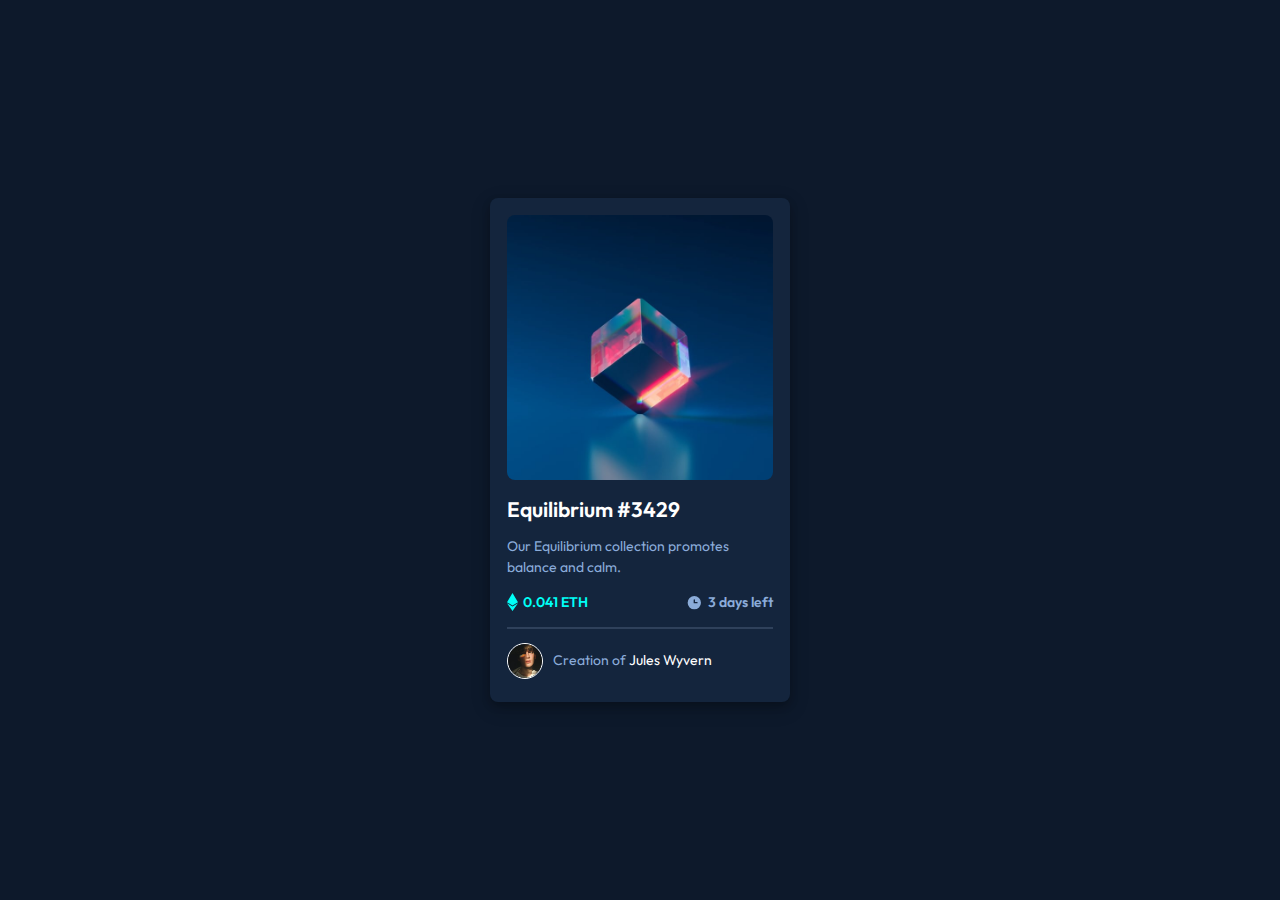
<file: index.html>
<!DOCTYPE html>
<html lang="en">
<head>
  <meta charset="UTF-8">
  <meta name="viewport" content="width=device-width, initial-scale=1.0"> <!-- displays site properly based on user's device -->

  <link rel="icon" type="image/png" sizes="32x32" href="./images/favicon-32x32.png">
  
  <title>Frontend Mentor | NFT preview card component</title>
  <link rel="stylesheet" href="style.css">
  <link rel="stylesheet" href="https://fonts.googleapis.com/css2?family=Material+Symbols+Outlined:opsz,wght,FILL,GRAD@48,700,0,0" />
</head>
<body>
  <div class="container">
    <div class="picture">
        <img src="./images/image-equilibrium.jpg" alt="">
    </div>

    <div class="text-content">
      <h1><a href="#">Equilibrium #3429</a></h1>

      <p>Our Equilibrium collection promotes balance and calm.</p>
    </div>

    <div class="data-price">
      <img class="ethereum-animation" src="./images/icon-ethereum.svg" alt="">
      <span class="price">0.041 ETH</span>
      <img src="./images/icon-clock.svg" alt="">
      <span class="time-left"> 3 days left</span>
    </div>
      <hr>
    <div class="credits">
      <img class="avatar" src="./images/image-avatar.png" alt="">
      <p>Creation of <a href="#">Jules Wyvern</a></p>
    </div>
  </div>

  <dialog>
    <div class="dialog-container">
      <img src="./images/image-equilibrium.jpg" alt="">
      <button class="material-symbols-outlined">close</button>
    </div>
  </dialog>

  <script>
    
    const dialog = document.querySelector("dialog");
    const openBtn = document.querySelector(".picture");

    openBtn.addEventListener("click", ()=>{
      dialog.showModal();
      dialog.style.opacity = "1";
      const closeBtn = document.querySelector("dialog button");
      closeBtn.addEventListener("click",()=>{
        dialog.style.opacity = "0";
        function myFunction(){
          dialog.close();
        }
        setTimeout(myFunction,250);
      })
    })
    
</script>
</body>
</html>
</file>
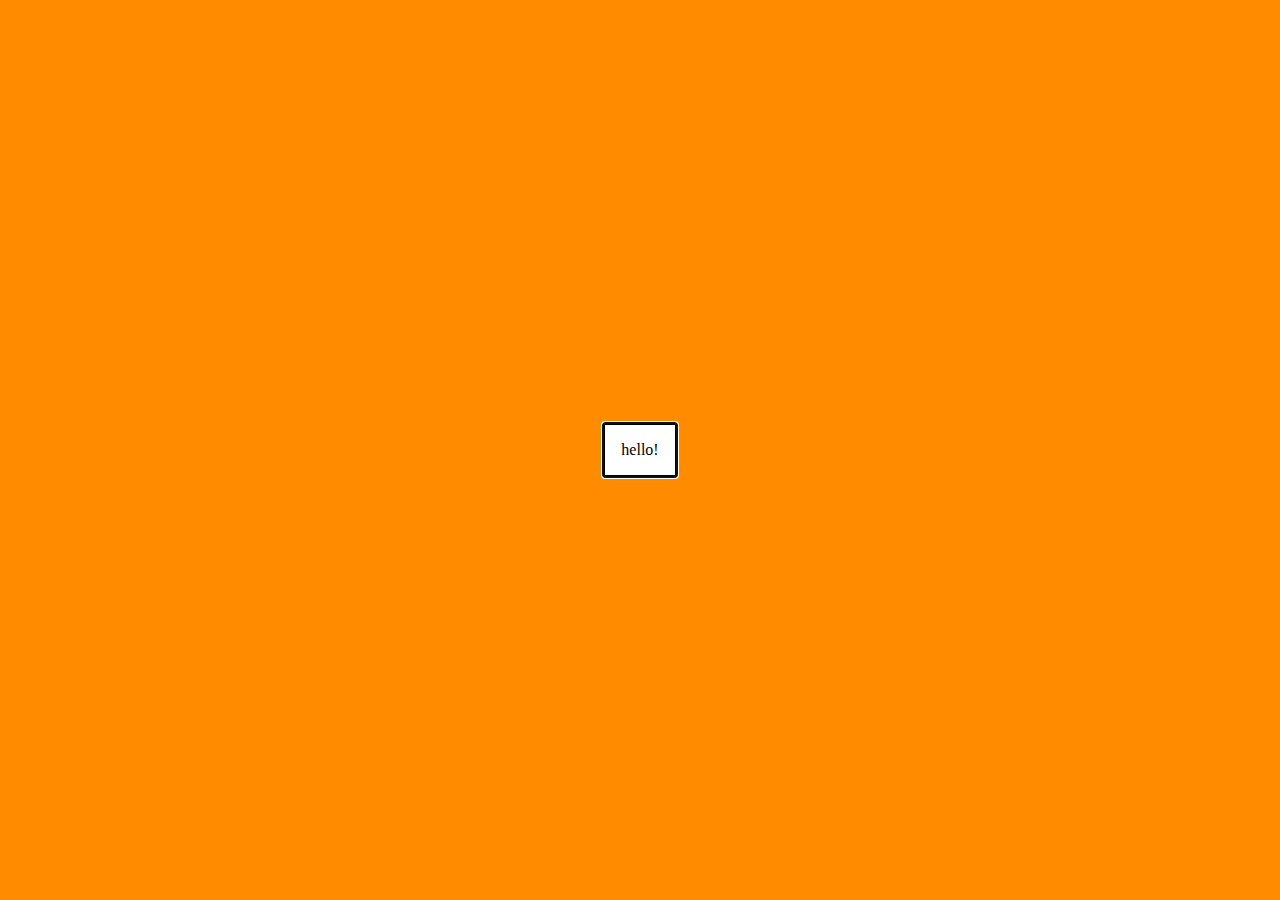
<file: Untitled-1.html>
<!doctype html>
<html>
    <head>
        <style>
            body{
                
            }
            dialog::backdrop {
  background-color: darkorange;
}
        </style>
    </head>
    <body>
        
        <dialog>hello!</dialog>
        <script>
            const dialog = document.querySelector("dialog");
            dialog.showModal();
        </script>
    </body>
</html>
</file>
<file: style.css>
@import url('https://fonts.googleapis.com/css2?family=Outfit:wght@300;400;600&display=swap');

:root {
    --Soft-blue: hsl(215, 51%, 70%);
    --Cyan: rgb(0, 255, 247);

    --Very-dark-blue /*(main BG)*/: hsl(217, 54%, 11%);
    --Very-dark-blue-secondary /*(card BG)*/: hsl(216, 50%, 16%);
    --Very-dark-blue-third /*(line)*/: hsl(215, 32%, 27%);
    --White: hsl(0, 0%, 100%);
}

*, *::before, *::after {
    margin: 0;
    padding: 0;
    box-sizing: border-box;
}

html{
    width:100%;
    height:100%;
}

body {
    min-height: 100vh;
    font-family: 'Outfit', sans-serif;
    font-size: 14px;
    background-color: var(--Very-dark-blue);
    color: var(--Soft-blue);
    font-weight: 300;
    line-height: 1.5;
    display: grid;
    place-items: center;
}

.container {
    background-color: var(--Very-dark-blue-secondary);

    max-width: 300px;
    padding: 1.2em;

    border-radius: 8px;

    animation: start-animation .35s ease;
    /* cursor: pointer; */
    box-shadow: 0 4px 8px 0 rgba(0, 0, 0, 0.2), 0 6px 20px 0 rgba(0, 0, 0, 0.19);
}

@keyframes start-animation {
    0%{
        transform: translateY(25px);
        opacity: 0;
    }
    100%{
        transform: translateY(0);
        opacity: 1;
    }
    
}

.container .picture {
    border-radius: 8px;
    overflow: hidden;
    height: 265px;
    position: relative;
}

.container .picture::after{
    content: "Click me!";
    color: var(--White);
    padding-top: 1em;
    font-weight: 300;
    text-align: center;
    font-size: 25px;
    display: block;
    width: 100%;
    height: 100%;
    background-color: hsla(178, 100%, 50%, .2);
    position: absolute;
    top: 0;
    left: 0;
    background-image: url('./images/icon-view.svg');
    background-position: center;
    background-repeat: no-repeat;
    cursor: pointer;
    opacity: 0;
    transition-duration: .5s;
}

.container .picture:hover::after{
    opacity: 1;
}

.container .picture img {
    max-width: 100%;
}

.text-content {
    margin: 1em 0;
}

.container .text-content h1 {
    font-size: 1.5em;
    color: var(--White);
    margin: .5em 0;
    font-weight: 600;
    
}

.container a {
    color: var(--White);
    text-decoration: none;
    transition-duration: .25s;
}

.container a:hover, .container a:focus-visible {
    color: var(--Cyan);
}

.container .text-content p {
    font-weight: 400;
    font-size: 1em;
}

.container .data-price {
    margin: 1em 0;
    display: flex;
    align-items: center;
    justify-content: flex-start;
    gap: 5px;
    font-weight: 600;
}

.container .data-price .price {
    color: var(--Cyan);
    margin-right: auto;
}

.ethereum-animation{
    animation: ethereum-animation 2s linear infinite alternate;
    /* transform: translateY(-2px); */
}

@keyframes ethereum-animation {
    0%{
        transform: translateY(-2px);
    }
    50%{
        transform: translateY(-5px);
    }
    100%{
        transform: translateY(3px);
    }
}

.container hr {
    border: 1px solid var(--Very-dark-blue-third);
}

.container .credits {
    display: flex;
    align-items: center;
    justify-content: flex-start;
    gap: 10px;
    margin: 1em 0 .5em;
}

.container .credits .avatar {
    border: 1px solid white;
    border-radius: 50%;
    max-width: 36px;
}

.container .credits p {
    display: inline-block;
    font-weight: 400;
}

/**/
dialog {
    border: none;
    text-align: center;
    background-color: transparent;
    color: white;
    position: fixed;
    top: 50%;
    left: 50%;
    transform: translate(-50%, -50%);
    overflow: visible;

    width: 604px;
    aspect-ratio: 1/1;
    opacity: 0;
    transition-duration: .5s;
}

dialog::backdrop{
    background-color: rgba(0, 0, 0, .5)
}

dialog .dialog-container {
    position: relative;
    width: 100%;
    height: 100%;
}

dialog img {
    max-width: 100%;
}

dialog button {
    position: absolute;
    right: 15px;
    top: 15px;

    background-color: transparent;
    color: var(--White);
    border: none;
    outline: none;
    cursor: pointer;
    font-size: 7vh !important;
}
</file>
